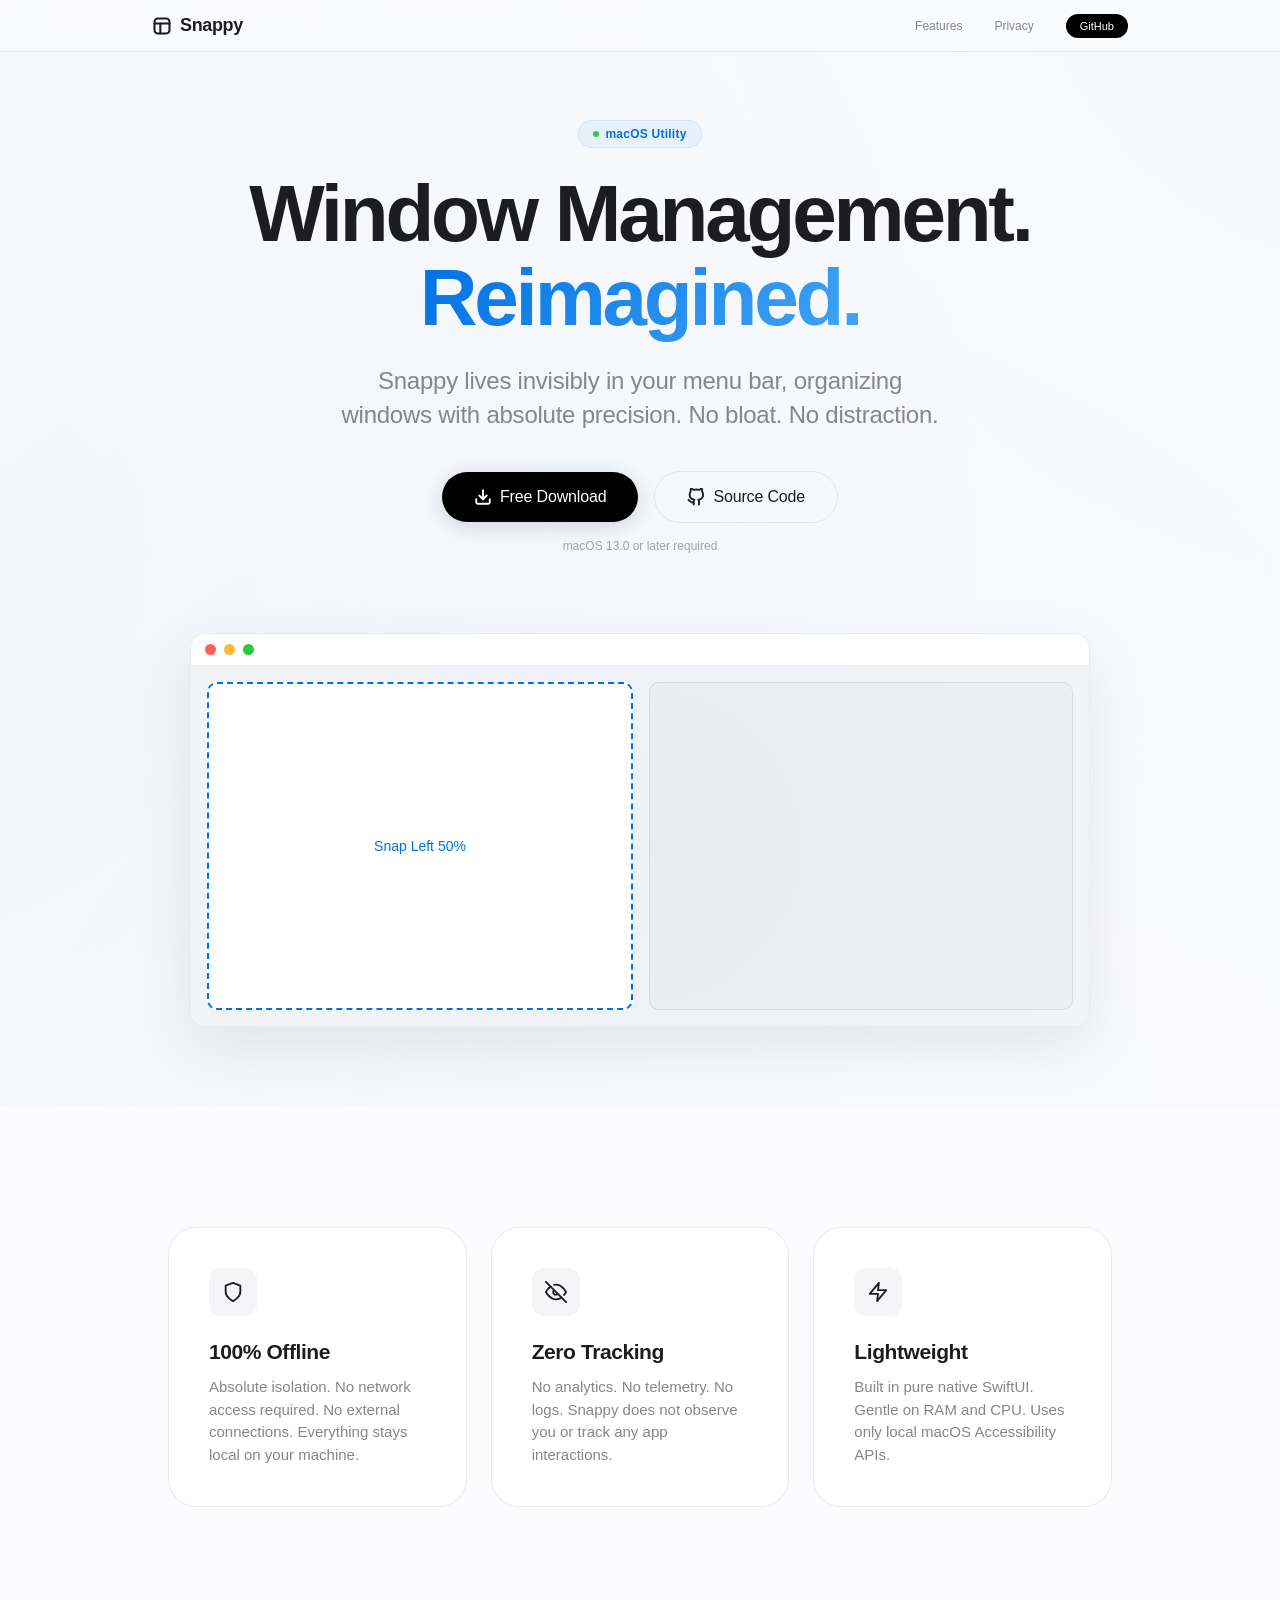
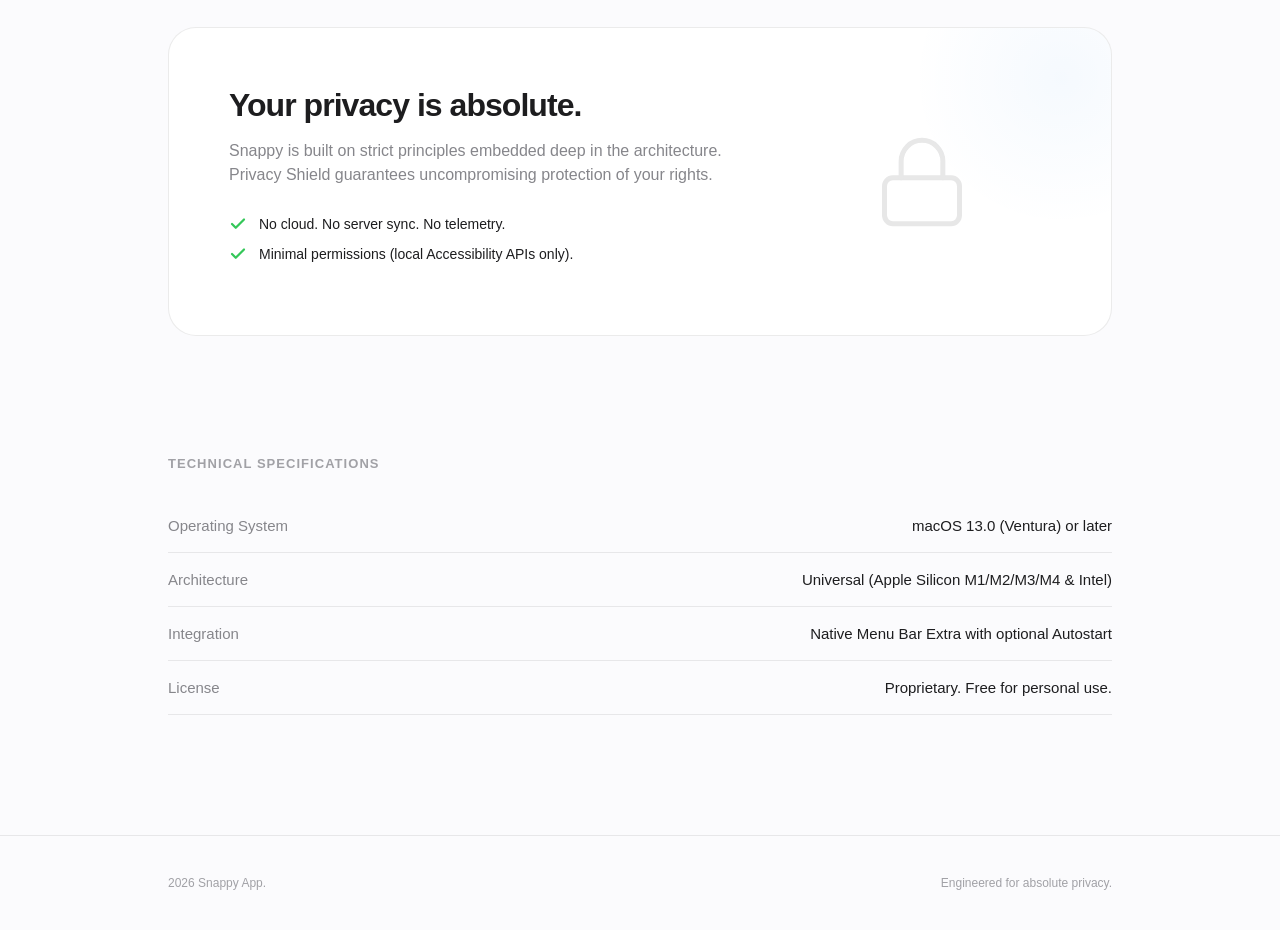
<file: index.html>
<!DOCTYPE html>
<html lang="en">
<head>
    <meta charset="UTF-8">
    <meta name="viewport" content="width=device-width, initial-scale=1.0">
    <title>Snappy — Window Manager for Mac</title>
    <style>
        :root {
            --bg: #fbfbfd;
            --bg-warm: #f5f5f7;
            --surface: #ffffff;
            --text: #1d1d1f;
            --text-secondary: #86868b;
            --text-tertiary: #a1a1a6;
            --accent: #0071e3;
            --accent-hover: #0077ed;
            --dark: #000000;
            --border: rgba(0,0,0,0.08);
            --shadow-sm: 0 2px 8px rgba(0,0,0,0.04);
            --shadow-md: 0 8px 24px rgba(0,0,0,0.06);
            --shadow-lg: 0 20px 60px rgba(0,0,0,0.08);
            --radius: 18px;
            --radius-lg: 28px;
            --radius-full: 9999px;
        }

        * {
            margin: 0;
            padding: 0;
            box-sizing: border-box;
        }

        html {
            scroll-behavior: smooth;
        }

        body {
            font-family: -apple-system, BlinkMacSystemFont, "SF Pro Display", "SF Pro Text", "Helvetica Neue", Helvetica, Arial, sans-serif;
            background: var(--bg);
            color: var(--text);
            -webkit-font-smoothing: antialiased;
            overflow-x: hidden;
        }

        header {
            position: fixed;
            top: 0;
            left: 0;
            right: 0;
            height: 52px;
            background: rgba(251,251,253,0.72);
            backdrop-filter: blur(20px) saturate(180%);
            -webkit-backdrop-filter: blur(20px) saturate(180%);
            z-index: 1000;
            border-bottom: 1px solid var(--border);
            opacity: 0;
            transform: translateY(-10px);
            animation: fadeDown 0.8s cubic-bezier(0.16, 1, 0.3, 1) forwards;
        }

        @keyframes fadeDown {
            to { opacity: 1; transform: translateY(0); }
        }

        nav {
            max-width: 1024px;
            margin: 0 auto;
            height: 100%;
            display: flex;
            align-items: center;
            justify-content: space-between;
            padding: 0 24px;
        }

        .logo {
            display: flex;
            align-items: center;
            gap: 8px;
            font-size: 18px;
            font-weight: 600;
            letter-spacing: -0.02em;
            text-decoration: none;
            color: var(--text);
            opacity: 0;
            animation: fadeIn 0.6s 0.2s ease forwards;
            transition: transform 0.3s cubic-bezier(0.16, 1, 0.3, 1);
        }

        .logo:hover {
            transform: scale(1.05);
        }

        .logo svg {
            width: 20px;
            height: 20px;
            transition: transform 0.5s cubic-bezier(0.34, 1.56, 0.64, 1);
        }

        .logo:hover svg {
            transform: rotate(15deg) scale(1.1);
        }

        .nav-links {
            display: flex;
            align-items: center;
            gap: 32px;
        }

        .nav-links a {
            font-size: 12px;
            color: var(--text-secondary);
            text-decoration: none;
            font-weight: 400;
            transition: all 0.3s cubic-bezier(0.16, 1, 0.3, 1);
            opacity: 0;
            animation: fadeIn 0.6s ease forwards;
            position: relative;
        }

        .nav-links a::after {
            content: '';
            position: absolute;
            bottom: -4px;
            left: 50%;
            width: 0;
            height: 1.5px;
            background: var(--accent);
            transition: all 0.3s cubic-bezier(0.16, 1, 0.3, 1);
            transform: translateX(-50%);
            border-radius: 2px;
        }

        .nav-links a:hover {
            color: var(--text);
        }

        .nav-links a:hover::after {
            width: 100%;
        }

        .nav-links a:nth-child(1) { animation-delay: 0.3s; }
        .nav-links a:nth-child(2) { animation-delay: 0.4s; }
        .nav-links a:nth-child(3) { animation-delay: 0.5s; }

        .nav-cta {
            background: var(--dark);
            color: #fff !important;
            padding: 6px 14px;
            border-radius: var(--radius-full);
            font-weight: 500 !important;
            font-size: 11px !important;
            transition: all 0.3s cubic-bezier(0.16, 1, 0.3, 1);
        }

        .nav-cta::after { display: none !important; }

        .nav-cta:hover {
            background: #333;
            transform: scale(1.04);
            box-shadow: 0 4px 20px rgba(0,0,0,0.2);
        }

        @keyframes fadeIn {
            to { opacity: 1; }
        }

        .hero {
            min-height: 100vh;
            display: flex;
            flex-direction: column;
            align-items: center;
            justify-content: center;
            text-align: center;
            padding: 120px 24px 80px;
            position: relative;
            overflow: hidden;
        }

        .hero::before {
            content: '';
            position: absolute;
            top: -50%;
            left: -50%;
            width: 200%;
            height: 200%;
            background: 
                radial-gradient(circle at 20% 50%, rgba(0,113,227,0.04) 0%, transparent 50%),
                radial-gradient(circle at 80% 20%, rgba(66,165,245,0.03) 0%, transparent 50%),
                radial-gradient(circle at 50% 80%, rgba(0,113,227,0.02) 0%, transparent 50%);
            animation: bgFloat 15s ease-in-out infinite;
            z-index: 0;
            pointer-events: none;
        }

        @keyframes bgFloat {
            0%, 100% { transform: translate(0, 0) rotate(0deg); }
            33% { transform: translate(2%, 2%) rotate(1deg); }
            66% { transform: translate(-1%, -1%) rotate(-0.5deg); }
        }

        .hero-badge {
            display: inline-flex;
            align-items: center;
            gap: 6px;
            font-size: 12px;
            font-weight: 600;
            color: var(--accent);
            background: rgba(0,113,227,0.06);
            padding: 6px 14px;
            border-radius: var(--radius-full);
            margin-bottom: 24px;
            letter-spacing: 0.02em;
            opacity: 0;
            transform: translateY(20px);
            animation: slideUp 0.8s 0.3s cubic-bezier(0.16, 1, 0.3, 1) forwards;
            position: relative;
            z-index: 1;
            border: 1px solid rgba(0,113,227,0.1);
        }

        .hero-badge::before {
            content: '';
            width: 6px;
            height: 6px;
            background: #34c759;
            border-radius: 50%;
            animation: pulse 2s ease-in-out infinite;
        }

        @keyframes pulse {
            0%, 100% { box-shadow: 0 0 0 0 rgba(52,199,89,0.4); }
            50% { box-shadow: 0 0 0 6px rgba(52,199,89,0); }
        }

        .hero h1 {
            font-size: clamp(48px, 8vw, 80px);
            font-weight: 700;
            letter-spacing: -0.04em;
            line-height: 1.05;
            max-width: 800px;
            margin-bottom: 24px;
            opacity: 0;
            transform: translateY(30px);
            animation: slideUp 1s 0.5s cubic-bezier(0.16, 1, 0.3, 1) forwards;
            position: relative;
            z-index: 1;
        }

        .hero h1 span {
            background: linear-gradient(135deg, #0071e3 0%, #42a5f5 50%, #0071e3 100%);
            background-size: 200% 200%;
            -webkit-background-clip: text;
            -webkit-text-fill-color: transparent;
            background-clip: text;
            animation: gradientShift 4s ease-in-out infinite;
        }

        @keyframes gradientShift {
            0%, 100% { background-position: 0% 50%; }
            50% { background-position: 100% 50%; }
        }

        .hero p {
            font-size: clamp(18px, 2.5vw, 24px);
            color: var(--text-secondary);
            max-width: 600px;
            line-height: 1.4;
            font-weight: 400;
            letter-spacing: -0.01em;
            margin-bottom: 40px;
            opacity: 0;
            transform: translateY(20px);
            animation: slideUp 0.8s 0.7s cubic-bezier(0.16, 1, 0.3, 1) forwards;
            position: relative;
            z-index: 1;
        }

        @keyframes slideUp {
            to { opacity: 1; transform: translateY(0); }
        }

        .hero-cta-group {
            display: flex;
            gap: 16px;
            align-items: center;
            position: relative;
            z-index: 1;
            opacity: 0;
            transform: scale(0.9);
            animation: popIn 0.6s 0.9s cubic-bezier(0.34, 1.56, 0.64, 1) forwards;
        }

        .hero-cta {
            display: inline-flex;
            align-items: center;
            gap: 8px;
            background: var(--dark);
            color: #fff;
            text-decoration: none;
            padding: 16px 32px;
            border-radius: var(--radius-full);
            font-size: 16px;
            font-weight: 500;
            letter-spacing: -0.01em;
            transition: all 0.4s cubic-bezier(0.16, 1, 0.3, 1);
            box-shadow: 0 4px 20px rgba(0,0,0,0.15);
            position: relative;
            overflow: hidden;
        }

        .hero-cta::before {
            content: '';
            position: absolute;
            top: 0;
            left: -100%;
            width: 100%;
            height: 100%;
            background: linear-gradient(90deg, transparent, rgba(255,255,255,0.15), transparent);
            transition: left 0.6s;
        }

        .hero-cta:hover {
            transform: scale(1.05) translateY(-2px);
            box-shadow: 0 8px 30px rgba(0,0,0,0.25);
        }

        .hero-cta:hover::before {
            left: 100%;
        }

        .hero-cta:active {
            transform: scale(0.98);
        }

        .hero-cta-secondary {
            display: inline-flex;
            align-items: center;
            gap: 8px;
            background: transparent;
            color: var(--text);
            text-decoration: none;
            padding: 16px 32px;
            border-radius: var(--radius-full);
            font-size: 16px;
            font-weight: 500;
            letter-spacing: -0.01em;
            transition: all 0.4s cubic-bezier(0.16, 1, 0.3, 1);
            border: 1.5px solid var(--border);
            position: relative;
            overflow: hidden;
        }

        .hero-cta-secondary::before {
            content: '';
            position: absolute;
            top: 0;
            left: 0;
            width: 100%;
            height: 100%;
            background: var(--bg-warm);
            transform: scaleX(0);
            transform-origin: right;
            transition: transform 0.4s cubic-bezier(0.16, 1, 0.3, 1);
            z-index: -1;
            border-radius: var(--radius-full);
        }

        .hero-cta-secondary:hover {
            border-color: var(--text-tertiary);
            transform: scale(1.05) translateY(-2px);
            box-shadow: var(--shadow-md);
        }

        .hero-cta-secondary:hover::before {
            transform: scaleX(1);
            transform-origin: left;
        }

        .hero-cta-secondary:active {
            transform: scale(0.98);
        }

        @keyframes popIn {
            to { opacity: 1; transform: scale(1); }
        }

        .hero-meta {
            margin-top: 16px;
            font-size: 12px;
            color: var(--text-tertiary);
            opacity: 0;
            animation: fadeIn 0.6s 1.1s ease forwards;
            position: relative;
            z-index: 1;
        }

        .mockup {
            max-width: 900px;
            width: 90%;
            margin: 80px auto 0;
            background: var(--surface);
            border-radius: 16px;
            border: 1px solid var(--border);
            box-shadow: var(--shadow-lg);
            overflow: hidden;
            opacity: 0;
            transform: translateY(60px) scale(0.95) perspective(1000px) rotateX(5deg);
            animation: mockupReveal 1.2s 1s cubic-bezier(0.16, 1, 0.3, 1) forwards;
            transition: all 0.6s cubic-bezier(0.16, 1, 0.3, 1);
            position: relative;
            z-index: 1;
        }

        .mockup:hover {
            transform: translateY(-8px) scale(1.01) perspective(1000px) rotateX(0deg);
            box-shadow: 0 30px 80px rgba(0,0,0,0.15);
        }

        @keyframes mockupReveal {
            to { opacity: 1; transform: translateY(0) scale(1) perspective(1000px) rotateX(0deg); }
        }

        .mockup-bar {
            height: 32px;
            display: flex;
            align-items: center;
            padding-left: 14px;
            gap: 8px;
            background: var(--surface);
            border-bottom: 1px solid var(--border);
        }

        .dot {
            width: 11px;
            height: 11px;
            border-radius: 50%;
            transition: all 0.3s cubic-bezier(0.34, 1.56, 0.64, 1);
            cursor: pointer;
        }

        .dot:hover {
            transform: scale(1.3);
        }

        .dot-r { background: #ff5f57; }
        .dot-y { background: #febc2e; }
        .dot-g { background: #28c840; }

        .mockup-body {
            height: 360px;
            background: #f5f5f7;
            display: flex;
            padding: 16px;
            gap: 16px;
            position: relative;
            overflow: hidden;
        }

        .mockup-body::before {
            content: '';
            position: absolute;
            top: -50%;
            left: -50%;
            width: 200%;
            height: 200%;
            background: radial-gradient(circle, rgba(0,113,227,0.03) 0%, transparent 70%);
            animation: rotate 20s linear infinite;
        }

        @keyframes rotate {
            to { transform: rotate(360deg); }
        }

        .snap-zone {
            flex: 1;
            border-radius: 10px;
            display: flex;
            align-items: center;
            justify-content: center;
            font-size: 14px;
            font-weight: 500;
            position: relative;
            z-index: 1;
            transition: all 0.5s cubic-bezier(0.16, 1, 0.3, 1);
        }

        .snap-left {
            background: var(--surface);
            border: 2px dashed var(--accent);
            color: var(--accent);
            animation: snapPulse 3s ease-in-out infinite;
        }

        @keyframes snapPulse {
            0%, 100% { box-shadow: 0 0 0 0 rgba(0,113,227,0.1); }
            50% { box-shadow: 0 0 30px 10px rgba(0,113,227,0.06); }
        }

        .snap-right {
            background: rgba(0,0,0,0.02);
            border: 1px solid var(--border);
        }

        .features {
            max-width: 1024px;
            margin: 0 auto;
            padding: 120px 40px;
        }

        .features-grid {
            display: grid;
            grid-template-columns: repeat(3, 1fr);
            gap: 24px;
        }

        .feature {
            background: var(--surface);
            border: 1px solid var(--border);
            border-radius: var(--radius-lg);
            padding: 40px;
            transition: all 0.5s cubic-bezier(0.16, 1, 0.3, 1);
            opacity: 0;
            transform: translateY(40px) scale(0.98);
            position: relative;
            overflow: hidden;
        }

        .feature.visible {
            opacity: 1;
            transform: translateY(0) scale(1);
        }

        .feature::before {
            content: '';
            position: absolute;
            top: 0;
            left: 0;
            width: 100%;
            height: 3px;
            background: linear-gradient(90deg, var(--accent), #42a5f5);
            transform: scaleX(0);
            transform-origin: left;
            transition: transform 0.5s cubic-bezier(0.16, 1, 0.3, 1);
        }

        .feature:hover {
            transform: translateY(-12px) scale(1.02);
            box-shadow: var(--shadow-lg);
            border-color: rgba(0,113,227,0.15);
        }

        .feature:hover::before {
            transform: scaleX(1);
        }

        .feature-icon {
            width: 48px;
            height: 48px;
            border-radius: 12px;
            background: var(--bg-warm);
            display: flex;
            align-items: center;
            justify-content: center;
            margin-bottom: 24px;
            color: var(--text);
            transition: all 0.4s cubic-bezier(0.34, 1.56, 0.64, 1);
        }

        .feature:hover .feature-icon {
            background: var(--accent);
            color: #fff;
            transform: scale(1.15) rotate(-8deg);
            box-shadow: 0 8px 20px rgba(0,113,227,0.3);
        }

        .feature h3 {
            font-size: 21px;
            font-weight: 600;
            letter-spacing: -0.02em;
            margin-bottom: 12px;
            transition: color 0.3s;
        }

        .feature:hover h3 {
            color: var(--accent);
        }

        .feature p {
            font-size: 15px;
            color: var(--text-secondary);
            line-height: 1.5;
        }

        .privacy {
            max-width: 1024px;
            margin: 0 auto 120px;
            padding: 0 40px;
        }

        .privacy-card {
            background: var(--surface);
            border: 1px solid var(--border);
            border-radius: var(--radius-lg);
            padding: 60px;
            display: flex;
            align-items: center;
            gap: 48px;
            opacity: 0;
            transform: translateY(40px) scale(0.98);
            transition: all 0.8s cubic-bezier(0.16, 1, 0.3, 1);
            position: relative;
            overflow: hidden;
        }

        .privacy-card::before {
            content: '';
            position: absolute;
            top: -100px;
            right: -100px;
            width: 300px;
            height: 300px;
            background: radial-gradient(circle, rgba(0,113,227,0.04) 0%, transparent 70%);
            transition: all 0.6s;
        }

        .privacy-card:hover::before {
            top: -80px;
            right: -80px;
            width: 350px;
            height: 350px;
        }

        .privacy-card.visible {
            opacity: 1;
            transform: translateY(0) scale(1);
        }

        .privacy-card:hover {
            box-shadow: var(--shadow-lg);
            transform: translateY(-4px);
        }

        .privacy-content {
            flex: 2;
            position: relative;
            z-index: 1;
        }

        .privacy-content h2 {
            font-size: 32px;
            font-weight: 700;
            letter-spacing: -0.03em;
            margin-bottom: 16px;
            line-height: 1.1;
            transition: color 0.3s;
        }

        .privacy-card:hover .privacy-content h2 {
            color: var(--accent);
        }

        .privacy-content p {
            font-size: 16px;
            color: var(--text-secondary);
            line-height: 1.5;
            margin-bottom: 28px;
        }

        .privacy-item {
            display: flex;
            align-items: center;
            gap: 12px;
            font-size: 14px;
            font-weight: 500;
            margin-bottom: 12px;
            opacity: 0;
            transform: translateX(-20px);
            transition: all 0.5s cubic-bezier(0.16, 1, 0.3, 1);
        }

        .privacy-card.visible .privacy-item {
            opacity: 1;
            transform: translateX(0);
        }

        .privacy-card.visible .privacy-item:nth-child(1) { transition-delay: 0.2s; }
        .privacy-card.visible .privacy-item:nth-child(2) { transition-delay: 0.3s; }

        .privacy-item svg {
            color: #34c759;
            flex-shrink: 0;
            width: 18px;
            height: 18px;
            transition: transform 0.3s cubic-bezier(0.34, 1.56, 0.64, 1);
        }

        .privacy-item:hover svg {
            transform: scale(1.2);
        }

        .privacy-visual {
            flex: 1;
            display: flex;
            justify-content: center;
            align-items: center;
            position: relative;
            z-index: 1;
        }

        .privacy-visual svg {
            width: 100px;
            height: 100px;
            color: var(--text);
            opacity: 0.1;
            transition: all 0.6s cubic-bezier(0.34, 1.56, 0.64, 1);
        }

        .privacy-card:hover .privacy-visual svg {
            opacity: 0.2;
            transform: scale(1.15) rotate(-5deg);
        }

        .specs {
            max-width: 1024px;
            margin: 0 auto;
            padding: 0 40px 120px;
        }

        .specs h3 {
            font-size: 13px;
            text-transform: uppercase;
            letter-spacing: 0.08em;
            color: var(--text-tertiary);
            margin-bottom: 28px;
            font-weight: 600;
        }

        .spec-row {
            display: flex;
            justify-content: space-between;
            align-items: center;
            padding: 18px 0;
            border-bottom: 1px solid var(--border);
            opacity: 0;
            transform: translateX(-20px);
            transition: all 0.5s cubic-bezier(0.16, 1, 0.3, 1);
            position: relative;
            overflow: hidden;
        }

        .spec-row.visible {
            opacity: 1;
            transform: translateX(0);
        }

        .spec-row::before {
            content: '';
            position: absolute;
            left: 0;
            top: 0;
            width: 3px;
            height: 100%;
            background: var(--accent);
            transform: scaleY(0);
            transform-origin: bottom;
            transition: transform 0.3s cubic-bezier(0.16, 1, 0.3, 1);
            border-radius: 0 2px 2px 0;
        }

        .spec-row:hover {
            padding-left: 16px;
            background: rgba(0,0,0,0.01);
        }

        .spec-row:hover::before {
            transform: scaleY(1);
        }

        .spec-label {
            font-size: 15px;
            color: var(--text-secondary);
            font-weight: 400;
            transition: color 0.3s;
        }

        .spec-row:hover .spec-label {
            color: var(--text);
        }

        .spec-value {
            font-size: 15px;
            color: var(--text);
            font-weight: 500;
            transition: all 0.3s;
        }

        .spec-row:hover .spec-value {
            color: var(--accent);
            transform: translateX(4px);
        }

        footer {
            border-top: 1px solid var(--border);
            padding: 40px 0;
            position: relative;
            overflow: hidden;
        }

        footer::before {
            content: '';
            position: absolute;
            top: 0;
            left: 0;
            width: 100%;
            height: 1px;
            background: linear-gradient(90deg, transparent, var(--accent), transparent);
            opacity: 0;
            transition: opacity 0.5s;
        }

        footer:hover::before {
            opacity: 0.3;
        }

        .footer-inner {
            max-width: 1024px;
            margin: 0 auto;
            padding: 0 40px;
            display: flex;
            justify-content: space-between;
            align-items: center;
            font-size: 12px;
            color: var(--text-tertiary);
        }

        .footer-inner div {
            transition: color 0.3s;
        }

        .footer-inner:hover div {
            color: var(--text-secondary);
        }

        .cursor-glow {
            width: 400px;
            height: 400px;
            background: radial-gradient(circle, rgba(0,113,227,0.06) 0%, transparent 70%);
            position: fixed;
            pointer-events: none;
            z-index: 9999;
            transform: translate(-50%, -50%);
            transition: opacity 0.3s;
            opacity: 0;
            mix-blend-mode: screen;
        }

        .scroll-progress {
            position: fixed;
            top: 0;
            left: 0;
            height: 2px;
            background: linear-gradient(90deg, var(--accent), #42a5f5);
            z-index: 1001;
            transform-origin: left;
            transform: scaleX(0);
        }

        .particle {
            position: fixed;
            width: 4px;
            height: 4px;
            background: rgba(0,113,227,0.15);
            border-radius: 50%;
            pointer-events: none;
            z-index: 0;
            animation: floatParticle linear infinite;
        }

        @keyframes floatParticle {
            0% { transform: translateY(100vh) translateX(0); opacity: 0; }
            10% { opacity: 1; }
            90% { opacity: 1; }
            100% { transform: translateY(-10vh) translateX(20px); opacity: 0; }
        }

        .shimmer {
            position: relative;
            overflow: hidden;
        }

        .shimmer::after {
            content: '';
            position: absolute;
            top: 0;
            left: -100%;
            width: 50%;
            height: 100%;
            background: linear-gradient(90deg, transparent, rgba(255,255,255,0.2), transparent);
            animation: shimmer 3s infinite;
        }

        @keyframes shimmer {
            0% { left: -100%; }
            100% { left: 200%; }
        }

        .parallax-layer {
            position: absolute;
            pointer-events: none;
            will-change: transform;
        }

        @media (max-width: 768px) {
            .features-grid {
                grid-template-columns: 1fr;
            }
            .privacy-card {
                flex-direction: column;
                padding: 40px 30px;
            }
            .hero h1 {
                font-size: 42px;
            }
            .mockup-body {
                height: 240px;
            }
            .nav-links a:not(.nav-cta) {
                display: none;
            }
            .hero-cta-group {
                flex-direction: column;
                gap: 12px;
            }
            .hero-cta, .hero-cta-secondary {
                width: 100%;
                justify-content: center;
            }
        }
    </style>
<base target="_blank">
</head>
<body>

<div class="scroll-progress" id="scrollProgress"></div>
<div class="cursor-glow" id="cursorGlow"></div>

<header>
    <nav>
        <a href="#" class="logo">
            <svg viewBox="0 0 24 24" fill="none" stroke="currentColor" stroke-width="2.5" stroke-linecap="round" stroke-linejoin="round">
                <rect x="3" y="3" width="18" height="18" rx="4"/>
                <line x1="3" y1="9" x2="21" y2="9"/>
                <line x1="10" y1="21" x2="10" y2="9"/>
            </svg>
            Snappy
        </a>
        <div class="nav-links">
            <a href="#features">Features</a>
            <a href="#privacy">Privacy</a>
            <a href="https://github.com/louizmac/snappy" target="_blank" class="nav-cta shimmer">GitHub</a>
        </div>
    </nav>
</header>

<main>
    <section class="hero">
        <div class="hero-badge">macOS Utility</div>
        <h1>Window Management.<br><span>Reimagined.</span></h1>
        <p>Snappy lives invisibly in your menu bar, organizing windows with absolute precision. No bloat. No distraction.</p>

        <div class="hero-cta-group">
            <a href="https://github.com/louizmac/louizmac.github.io/raw/refs/heads/main/Snappy.app.zip" class="hero-cta">
                <svg width="18" height="18" viewBox="0 0 24 24" fill="none" stroke="currentColor" stroke-width="2.5" stroke-linecap="round" stroke-linejoin="round">
                    <path d="M21 15v4a2 2 0 0 1-2 2H5a2 2 0 0 1-2-2v-4"/>
                    <polyline points="7 10 12 15 17 10"/>
                    <line x1="12" y1="15" x2="12" y2="3"/>
                </svg>
                Free Download
            </a>
            <a href="https://github.com/louizmac/snappy" target="_blank" class="hero-cta-secondary">
                <svg width="18" height="18" viewBox="0 0 24 24" fill="none" stroke="currentColor" stroke-width="2.5" stroke-linecap="round" stroke-linejoin="round">
                    <path d="M9 19c-5 1.5-5-2.5-7-3m14 6v-3.87a3.37 3.37 0 0 0-.94-2.61c3.14-.35 6.44-1.54 6.44-7A5.44 5.44 0 0 0 20 4.77 5.07 5.07 0 0 0 19.91 1S18.73.65 16 2.48a13.38 13.38 0 0 0-7 0C6.27.65 5.09 1 5.09 1A5.07 5.07 0 0 0 5 4.77a5.44 5.44 0 0 0-1.5 3.78c0 5.42 3.3 6.61 6.44 7A3.37 3.37 0 0 0 9 18.13V22"/>
                </svg>
                Source Code
            </a>
        </div>

        <div class="hero-meta">macOS 13.0 or later required</div>

        <div class="mockup">
            <div class="mockup-bar">
                <div class="dot dot-r"></div>
                <div class="dot dot-y"></div>
                <div class="dot dot-g"></div>
            </div>
            <div class="mockup-body">
                <div class="snap-zone snap-left">Snap Left 50%</div>
                <div class="snap-zone snap-right"></div>
            </div>
        </div>
    </section>

    <section class="features" id="features">
        <div class="features-grid">
            <div class="feature">
                <div class="feature-icon">
                    <svg width="22" height="22" viewBox="0 0 24 24" fill="none" stroke="currentColor" stroke-width="2" stroke-linecap="round" stroke-linejoin="round">
                        <path d="M12 22s8-4 8-10V5l-8-3-8 3v7c0 6 8 10 8 10z"/>
                    </svg>
                </div>
                <h3>100% Offline</h3>
                <p>Absolute isolation. No network access required. No external connections. Everything stays local on your machine.</p>
            </div>
            <div class="feature">
                <div class="feature-icon">
                    <svg width="22" height="22" viewBox="0 0 24 24" fill="none" stroke="currentColor" stroke-width="2" stroke-linecap="round" stroke-linejoin="round">
                        <path d="M17.94 17.94A10.07 10.07 0 0 1 12 20c-7 0-11-8-11-8a18.45 18.45 0 0 1 5.06-5.94M9.9 4.24A9.12 9.12 0 0 1 12 4c7 0 11 8 11 8a18.5 18.5 0 0 1-2.16 3.19m-6.72-1.07a3 3 0 1 1-4.24-4.24"/>
                        <line x1="1" y1="1" x2="23" y2="23"/>
                    </svg>
                </div>
                <h3>Zero Tracking</h3>
                <p>No analytics. No telemetry. No logs. Snappy does not observe you or track any app interactions.</p>
            </div>
            <div class="feature">
                <div class="feature-icon">
                    <svg width="22" height="22" viewBox="0 0 24 24" fill="none" stroke="currentColor" stroke-width="2" stroke-linecap="round" stroke-linejoin="round">
                        <polygon points="13 2 3 14 12 14 11 22 21 10 12 10 13 2"/>
                    </svg>
                </div>
                <h3>Lightweight</h3>
                <p>Built in pure native SwiftUI. Gentle on RAM and CPU. Uses only local macOS Accessibility APIs.</p>
            </div>
        </div>
    </section>

    <section class="privacy" id="privacy">
        <div class="privacy-card">
            <div class="privacy-content">
                <h2>Your privacy is absolute.</h2>
                <p>Snappy is built on strict principles embedded deep in the architecture. Privacy Shield guarantees uncompromising protection of your rights.</p>
                <div class="privacy-item">
                    <svg viewBox="0 0 24 24" fill="none" stroke="currentColor" stroke-width="3" stroke-linecap="round" stroke-linejoin="round">
                        <polyline points="20 6 9 17 4 12"/>
                    </svg>
                    No cloud. No server sync. No telemetry.
                </div>
                <div class="privacy-item">
                    <svg viewBox="0 0 24 24" fill="none" stroke="currentColor" stroke-width="3" stroke-linecap="round" stroke-linejoin="round">
                        <polyline points="20 6 9 17 4 12"/>
                    </svg>
                    Minimal permissions (local Accessibility APIs only).
                </div>
            </div>
            <div class="privacy-visual">
                <svg viewBox="0 0 24 24" fill="none" stroke="currentColor" stroke-width="1.2" stroke-linecap="round" stroke-linejoin="round">
                    <rect x="3" y="11" width="18" height="11" rx="2" ry="2"/>
                    <path d="M7 11V7a5 5 0 0 1 10 0v4"/>
                </svg>
            </div>
        </div>
    </section>

    <section class="specs">
        <h3>Technical Specifications</h3>
        <div class="spec-row">
            <span class="spec-label">Operating System</span>
            <span class="spec-value">macOS 13.0 (Ventura) or later</span>
        </div>
        <div class="spec-row">
            <span class="spec-label">Architecture</span>
            <span class="spec-value">Universal (Apple Silicon M1/M2/M3/M4 & Intel)</span>
        </div>
        <div class="spec-row">
            <span class="spec-label">Integration</span>
            <span class="spec-value">Native Menu Bar Extra with optional Autostart</span>
        </div>
        <div class="spec-row">
            <span class="spec-label">License</span>
            <span class="spec-value">Proprietary. Free for personal use.</span>
        </div>
    </section>
</main>

<footer>
    <div class="footer-inner">
        <div>2026 Snappy App.</div>
        <div>Engineered for absolute privacy.</div>
    </div>
</footer>

<script>
    const observerOptions = {
        threshold: 0.1,
        rootMargin: '0px 0px -50px 0px'
    };

    const observer = new IntersectionObserver((entries) => {
        entries.forEach(entry => {
            if (entry.isIntersecting) {
                entry.target.classList.add('visible');
            }
        });
    }, observerOptions);

    document.querySelectorAll('.feature, .privacy-card, .spec-row').forEach(el => {
        observer.observe(el);
    });

    const cursorGlow = document.getElementById('cursorGlow');
    let mouseX = 0, mouseY = 0;
    let glowX = 0, glowY = 0;

    document.addEventListener('mousemove', (e) => {
        mouseX = e.clientX;
        mouseY = e.clientY;
        cursorGlow.style.opacity = '1';
    });

    document.addEventListener('mouseleave', () => {
        cursorGlow.style.opacity = '0';
    });

    function animateGlow() {
        glowX += (mouseX - glowX) * 0.08;
        glowY += (mouseY - glowY) * 0.08;
        cursorGlow.style.left = glowX + 'px';
        cursorGlow.style.top = glowY + 'px';
        requestAnimationFrame(animateGlow);
    }
    animateGlow();

    const scrollProgress = document.getElementById('scrollProgress');
    window.addEventListener('scroll', () => {
        const scrollTop = window.scrollY;
        const docHeight = document.documentElement.scrollHeight - window.innerHeight;
        const progress = scrollTop / docHeight;
        scrollProgress.style.transform = `scaleX(${progress})`;
    });

    document.querySelectorAll('a[href^="#"]').forEach(anchor => {
        anchor.addEventListener('click', function(e) {
            e.preventDefault();
            const target = document.querySelector(this.getAttribute('href'));
            if (target) {
                target.scrollIntoView({ behavior: 'smooth', block: 'start' });
            }
        });
    });

    const mockup = document.querySelector('.mockup');
    window.addEventListener('scroll', () => {
        const scrolled = window.scrollY;
        const heroHeight = document.querySelector('.hero').offsetHeight;
        if (scrolled < heroHeight) {
            const parallax = scrolled * 0.15;
            mockup.style.transform = `translateY(${parallax}px)`;
        }
    });

    function createParticle() {
        const particle = document.createElement('div');
        particle.className = 'particle';
        particle.style.left = Math.random() * 100 + 'vw';
        particle.style.animationDuration = (Math.random() * 10 + 15) + 's';
        particle.style.animationDelay = Math.random() * 5 + 's';
        particle.style.opacity = Math.random() * 0.3 + 0.1;
        particle.style.width = particle.style.height = (Math.random() * 3 + 2) + 'px';
        document.body.appendChild(particle);

        setTimeout(() => {
            particle.remove();
        }, 25000);
    }

    for (let i = 0; i < 15; i++) {
        setTimeout(createParticle, i * 300);
    }

    setInterval(createParticle, 2000);

    window.addEventListener('load', () => {
        document.querySelectorAll('.hero h1, .hero p').forEach((el, i) => {
            el.style.animationDelay = (0.5 + i * 0.2) + 's';
        });
    });

    const featureObserver = new IntersectionObserver((entries) => {
        entries.forEach((entry, index) => {
            if (entry.isIntersecting) {
                setTimeout(() => {
                    entry.target.classList.add('visible');
                }, index * 150);
            }
        });
    }, { threshold: 0.1 });

    document.querySelectorAll('.feature').forEach((el, i) => {
        el.style.transitionDelay = (i * 0.1) + 's';
        featureObserver.observe(el);
    });

    const specObserver = new IntersectionObserver((entries) => {
        entries.forEach((entry, index) => {
            if (entry.isIntersecting) {
                setTimeout(() => {
                    entry.target.classList.add('visible');
                }, index * 100);
            }
        });
    }, { threshold: 0.1 });

    document.querySelectorAll('.spec-row').forEach((el, i) => {
        el.style.transitionDelay = (i * 0.08) + 's';
        specObserver.observe(el);
    });

    let lastScroll = 0;
    window.addEventListener('scroll', () => {
        const header = document.querySelector('header');
        const currentScroll = window.scrollY;

        if (currentScroll > 50) {
            header.style.boxShadow = '0 4px 20px rgba(0,0,0,0.05)';
        } else {
            header.style.boxShadow = 'none';
        }

        lastScroll = currentScroll;
    });
</script>

</body>
</html>
</file>
